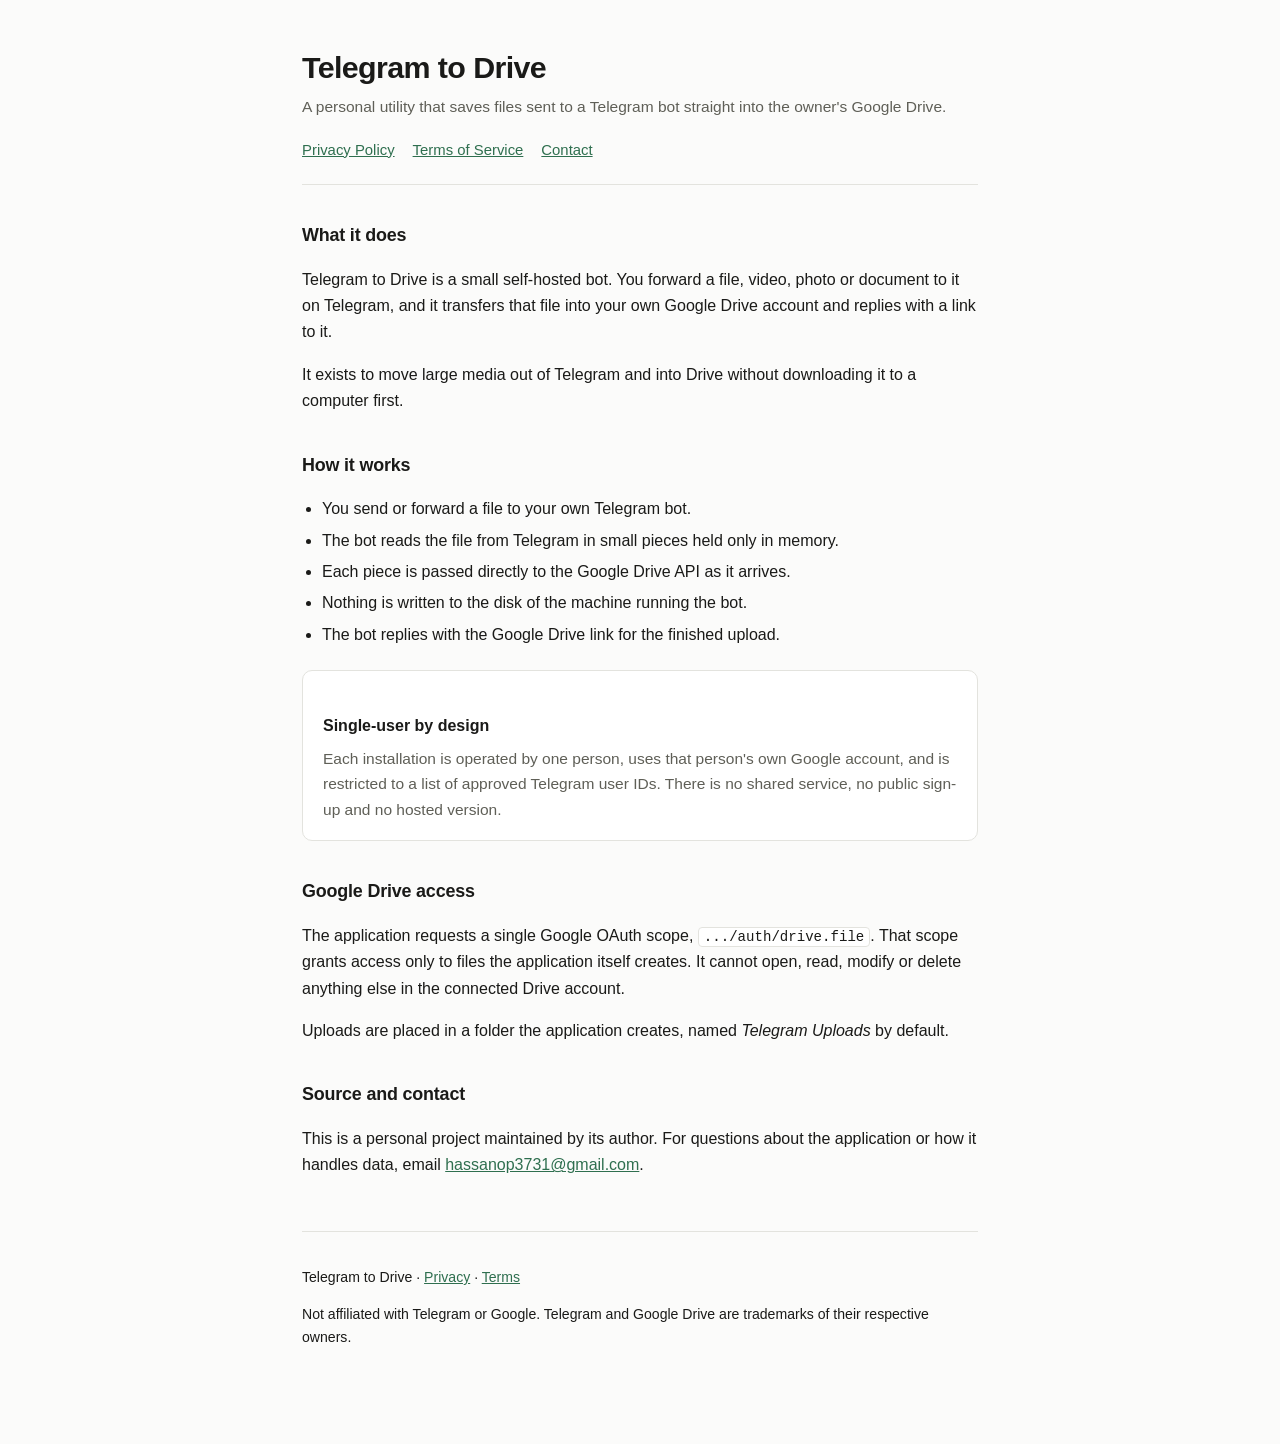
<file: index.html>
<!doctype html>
<html lang="en">
<head>
<meta charset="utf-8">
<meta name="viewport" content="width=device-width,initial-scale=1">
<title>Telegram to Drive</title>
<link rel="stylesheet" href="style.css">
</head>
<body>
<div class="wrap">
  <header>
    <h1>Telegram to Drive</h1>
    <p class="sub">A personal utility that saves files sent to a Telegram bot straight into the owner's Google Drive.</p>
    <nav>
      <a href="privacy.html">Privacy Policy</a>
      <a href="terms.html">Terms of Service</a>
      <a href="mailto:hassanop3731@gmail.com">Contact</a>
    </nav>
  </header>

  <h2>What it does</h2>
  <p>
    Telegram to Drive is a small self-hosted bot. You forward a file, video, photo or
    document to it on Telegram, and it transfers that file into your own Google Drive
    account and replies with a link to it.
  </p>
  <p>
    It exists to move large media out of Telegram and into Drive without downloading
    it to a computer first.
  </p>

  <h2>How it works</h2>
  <ul>
    <li>You send or forward a file to your own Telegram bot.</li>
    <li>The bot reads the file from Telegram in small pieces held only in memory.</li>
    <li>Each piece is passed directly to the Google Drive API as it arrives.</li>
    <li>Nothing is written to the disk of the machine running the bot.</li>
    <li>The bot replies with the Google Drive link for the finished upload.</li>
  </ul>

  <div class="card">
    <h3>Single-user by design</h3>
    <p class="sub" style="margin:0">
      Each installation is operated by one person, uses that person's own Google account,
      and is restricted to a list of approved Telegram user IDs. There is no shared
      service, no public sign-up and no hosted version.
    </p>
  </div>

  <h2>Google Drive access</h2>
  <p>
    The application requests a single Google OAuth scope,
    <code>.../auth/drive.file</code>. That scope grants access only to files the
    application itself creates. It cannot open, read, modify or delete anything else
    in the connected Drive account.
  </p>
  <p>
    Uploads are placed in a folder the application creates, named
    <em>Telegram Uploads</em> by default.
  </p>

  <h2>Source and contact</h2>
  <p>
    This is a personal project maintained by its author. For questions about the
    application or how it handles data, email
    <a href="mailto:hassanop3731@gmail.com">hassanop3731@gmail.com</a>.
  </p>

  <footer>
    <p>Telegram to Drive &middot; <a href="privacy.html">Privacy</a> &middot; <a href="terms.html">Terms</a></p>
    <p>Not affiliated with Telegram or Google. Telegram and Google Drive are trademarks of their respective owners.</p>
  </footer>
</div>
</body>
</html>
</file>
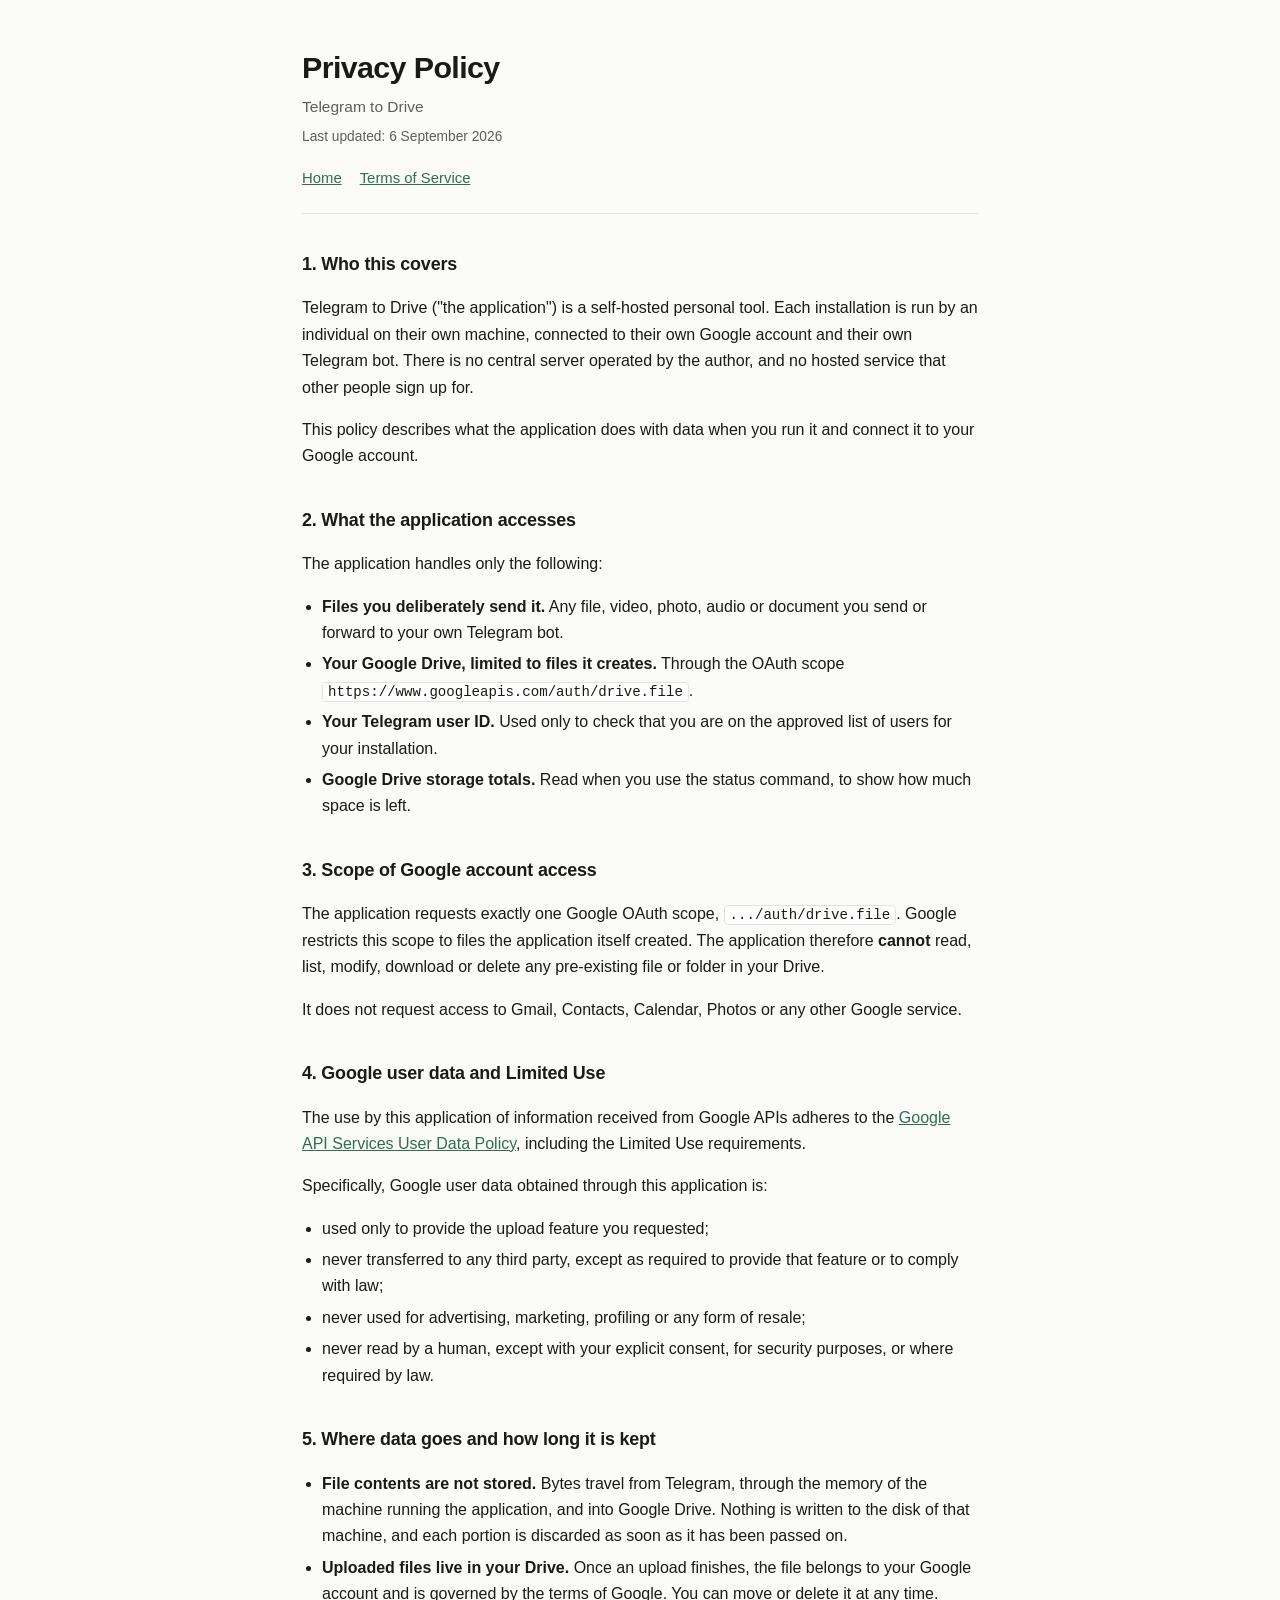
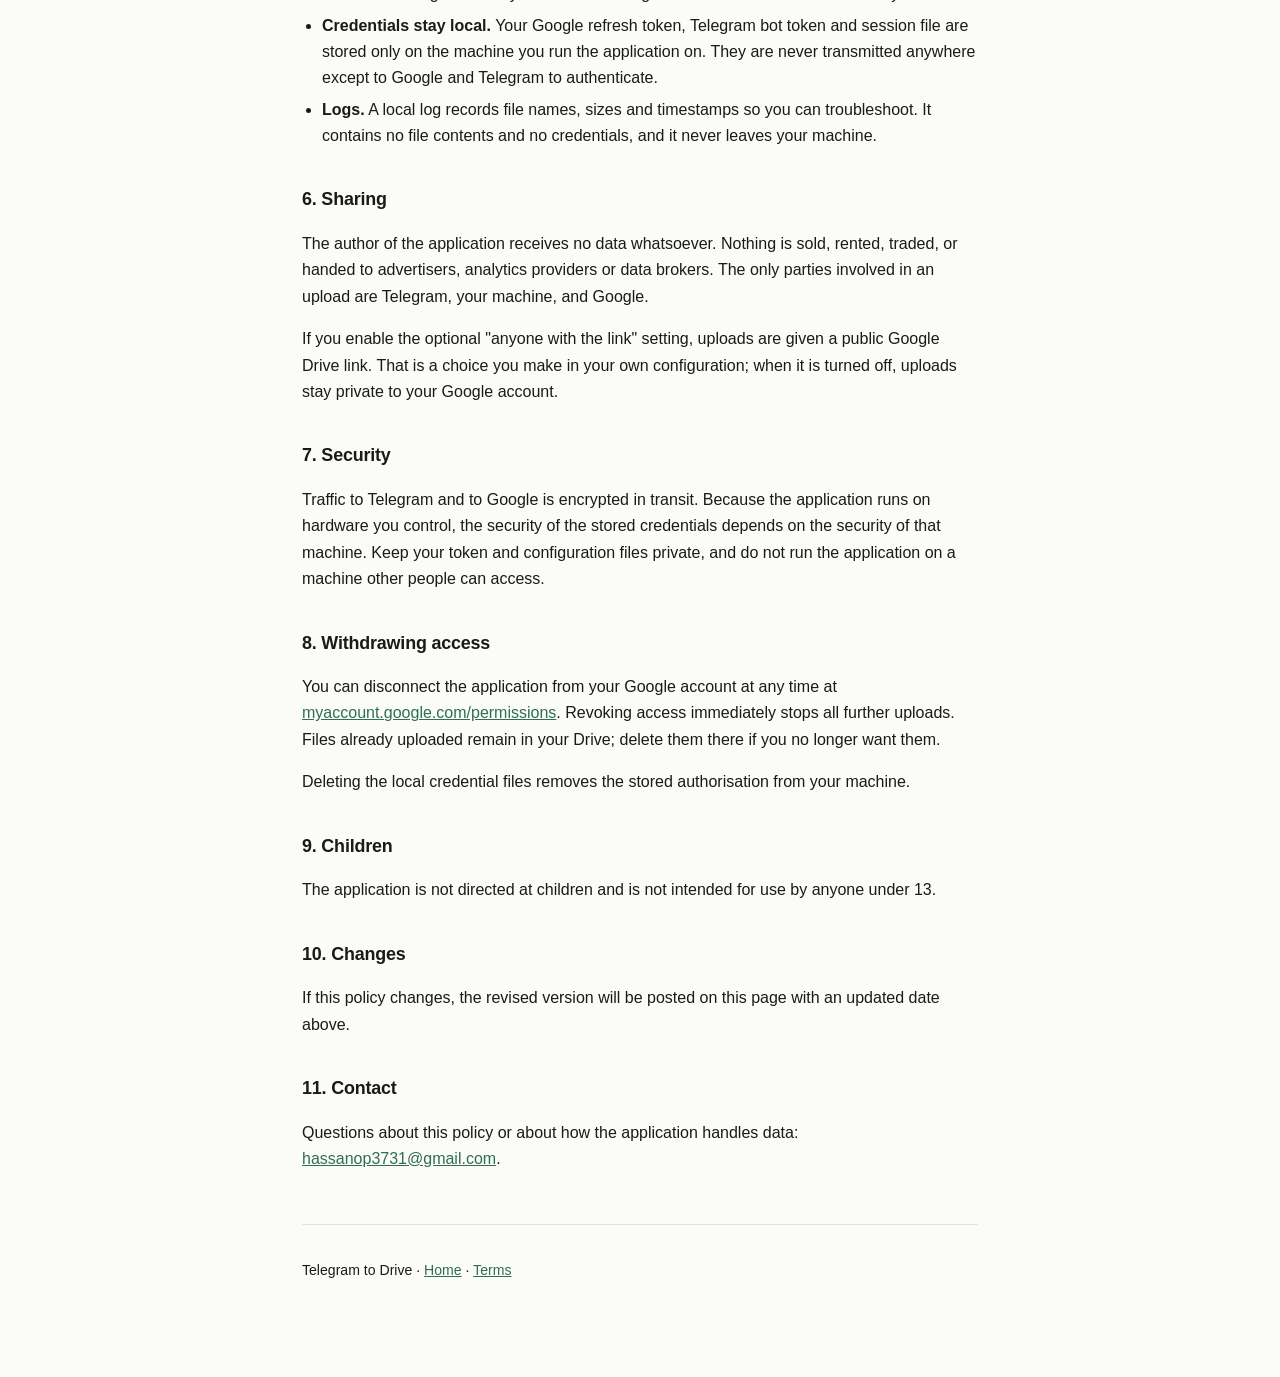
<file: privacy.html>
<!doctype html>
<html lang="en">
<head>
<meta charset="utf-8">
<meta name="viewport" content="width=device-width,initial-scale=1">
<title>Privacy Policy - Telegram to Drive</title>
<link rel="stylesheet" href="style.css">
</head>
<body>
<div class="wrap">
  <header>
    <h1>Privacy Policy</h1>
    <p class="sub">Telegram to Drive</p>
    <p class="meta">Last updated: 6 September 2026</p>
    <nav><a href="index.html">Home</a><a href="terms.html">Terms of Service</a></nav>
  </header>

  <h2>1. Who this covers</h2>
  <p>
    Telegram to Drive ("the application") is a self-hosted personal tool. Each
    installation is run by an individual on their own machine, connected to their own
    Google account and their own Telegram bot. There is no central server operated by
    the author, and no hosted service that other people sign up for.
  </p>
  <p>
    This policy describes what the application does with data when you run it and
    connect it to your Google account.
  </p>

  <h2>2. What the application accesses</h2>
  <p>The application handles only the following:</p>
  <ul>
    <li><strong>Files you deliberately send it.</strong> Any file, video, photo, audio or document you send or forward to your own Telegram bot.</li>
    <li><strong>Your Google Drive, limited to files it creates.</strong> Through the OAuth scope <code>https://www.googleapis.com/auth/drive.file</code>.</li>
    <li><strong>Your Telegram user ID.</strong> Used only to check that you are on the approved list of users for your installation.</li>
    <li><strong>Google Drive storage totals.</strong> Read when you use the status command, to show how much space is left.</li>
  </ul>

  <h2>3. Scope of Google account access</h2>
  <p>
    The application requests exactly one Google OAuth scope,
    <code>.../auth/drive.file</code>. Google restricts this scope to files the
    application itself created. The application therefore <strong>cannot</strong> read,
    list, modify, download or delete any pre-existing file or folder in your Drive.
  </p>
  <p>It does not request access to Gmail, Contacts, Calendar, Photos or any other Google service.</p>

  <h2>4. Google user data and Limited Use</h2>
  <p>
    The use by this application of information received from Google APIs adheres to the
    <a href="https://developers.google.com/terms/api-services-user-data-policy" rel="noopener">Google API Services User Data Policy</a>,
    including the Limited Use requirements.
  </p>
  <p>Specifically, Google user data obtained through this application is:</p>
  <ul>
    <li>used only to provide the upload feature you requested;</li>
    <li>never transferred to any third party, except as required to provide that feature or to comply with law;</li>
    <li>never used for advertising, marketing, profiling or any form of resale;</li>
    <li>never read by a human, except with your explicit consent, for security purposes, or where required by law.</li>
  </ul>

  <h2>5. Where data goes and how long it is kept</h2>
  <ul>
    <li><strong>File contents are not stored.</strong> Bytes travel from Telegram, through the memory of the machine running the application, and into Google Drive. Nothing is written to the disk of that machine, and each portion is discarded as soon as it has been passed on.</li>
    <li><strong>Uploaded files live in your Drive.</strong> Once an upload finishes, the file belongs to your Google account and is governed by the terms of Google. You can move or delete it at any time.</li>
    <li><strong>Credentials stay local.</strong> Your Google refresh token, Telegram bot token and session file are stored only on the machine you run the application on. They are never transmitted anywhere except to Google and Telegram to authenticate.</li>
    <li><strong>Logs.</strong> A local log records file names, sizes and timestamps so you can troubleshoot. It contains no file contents and no credentials, and it never leaves your machine.</li>
  </ul>

  <h2>6. Sharing</h2>
  <p>
    The author of the application receives no data whatsoever. Nothing is sold, rented,
    traded, or handed to advertisers, analytics providers or data brokers. The only
    parties involved in an upload are Telegram, your machine, and Google.
  </p>
  <p>
    If you enable the optional "anyone with the link" setting, uploads are given a
    public Google Drive link. That is a choice you make in your own configuration; when
    it is turned off, uploads stay private to your Google account.
  </p>

  <h2>7. Security</h2>
  <p>
    Traffic to Telegram and to Google is encrypted in transit. Because the application
    runs on hardware you control, the security of the stored credentials depends on the
    security of that machine. Keep your token and configuration files private, and do
    not run the application on a machine other people can access.
  </p>

  <h2>8. Withdrawing access</h2>
  <p>
    You can disconnect the application from your Google account at any time at
    <a href="https://myaccount.google.com/permissions" rel="noopener">myaccount.google.com/permissions</a>.
    Revoking access immediately stops all further uploads. Files already uploaded remain
    in your Drive; delete them there if you no longer want them.
  </p>
  <p>Deleting the local credential files removes the stored authorisation from your machine.</p>

  <h2>9. Children</h2>
  <p>The application is not directed at children and is not intended for use by anyone under 13.</p>

  <h2>10. Changes</h2>
  <p>
    If this policy changes, the revised version will be posted on this page with an
    updated date above.
  </p>

  <h2>11. Contact</h2>
  <p>
    Questions about this policy or about how the application handles data:
    <a href="mailto:hassanop3731@gmail.com">hassanop3731@gmail.com</a>.
  </p>

  <footer>
    <p>Telegram to Drive &middot; <a href="index.html">Home</a> &middot; <a href="terms.html">Terms</a></p>
  </footer>
</div>
</body>
</html>
</file>
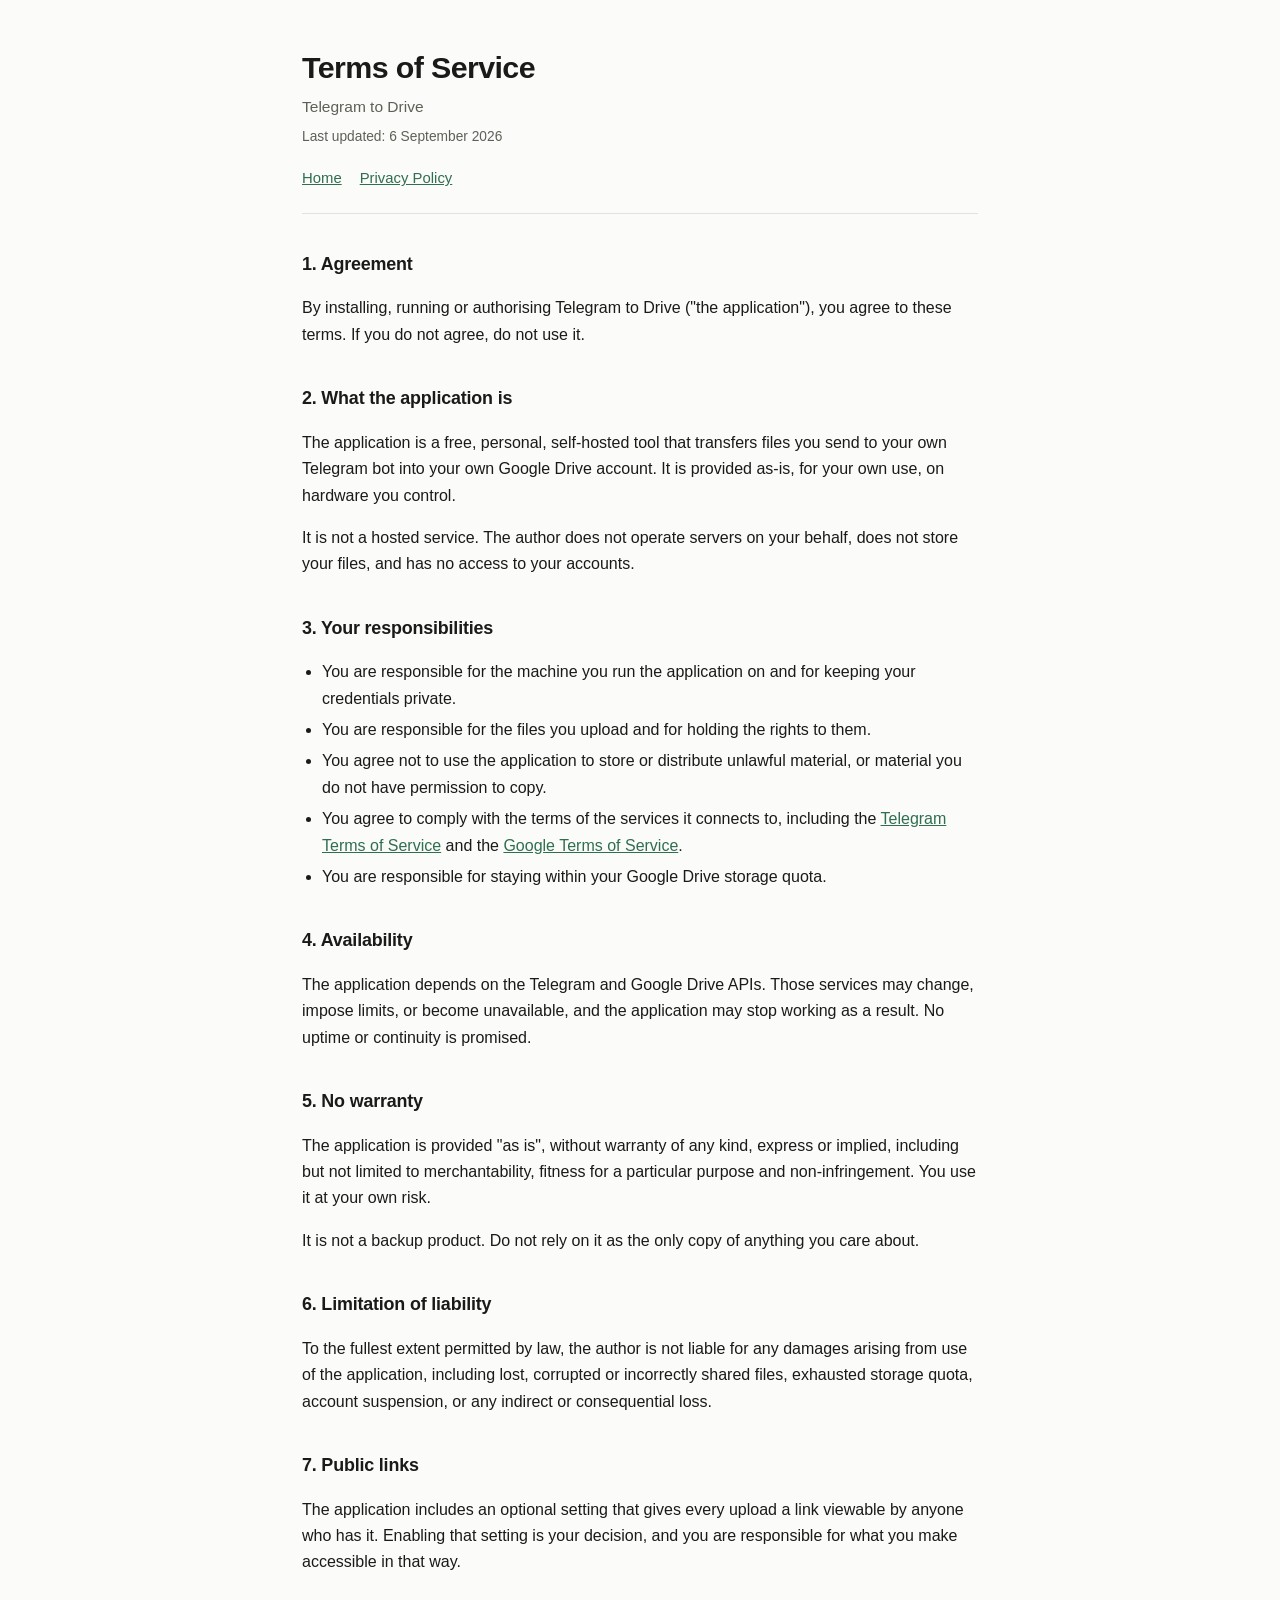
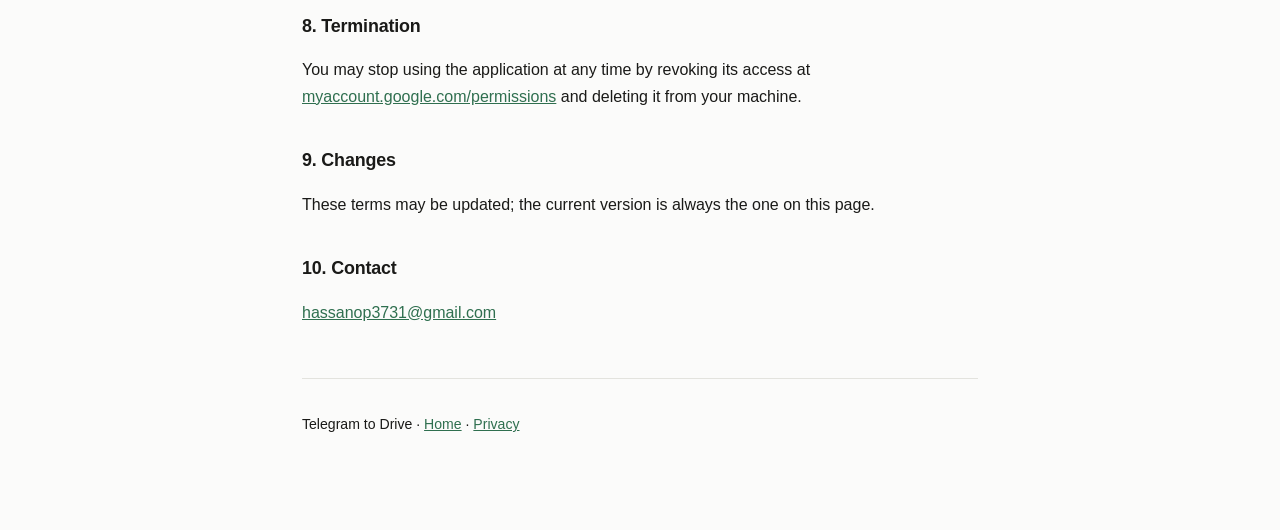
<file: terms.html>
<!doctype html>
<html lang="en">
<head>
<meta charset="utf-8">
<meta name="viewport" content="width=device-width,initial-scale=1">
<title>Terms of Service - Telegram to Drive</title>
<link rel="stylesheet" href="style.css">
</head>
<body>
<div class="wrap">
  <header>
    <h1>Terms of Service</h1>
    <p class="sub">Telegram to Drive</p>
    <p class="meta">Last updated: 6 September 2026</p>
    <nav><a href="index.html">Home</a><a href="privacy.html">Privacy Policy</a></nav>
  </header>

  <h2>1. Agreement</h2>
  <p>
    By installing, running or authorising Telegram to Drive ("the application"), you
    agree to these terms. If you do not agree, do not use it.
  </p>

  <h2>2. What the application is</h2>
  <p>
    The application is a free, personal, self-hosted tool that transfers files you send
    to your own Telegram bot into your own Google Drive account. It is provided as-is,
    for your own use, on hardware you control.
  </p>
  <p>
    It is not a hosted service. The author does not operate servers on your behalf, does
    not store your files, and has no access to your accounts.
  </p>

  <h2>3. Your responsibilities</h2>
  <ul>
    <li>You are responsible for the machine you run the application on and for keeping your credentials private.</li>
    <li>You are responsible for the files you upload and for holding the rights to them.</li>
    <li>You agree not to use the application to store or distribute unlawful material, or material you do not have permission to copy.</li>
    <li>You agree to comply with the terms of the services it connects to, including the <a href="https://telegram.org/tos" rel="noopener">Telegram Terms of Service</a> and the <a href="https://policies.google.com/terms" rel="noopener">Google Terms of Service</a>.</li>
    <li>You are responsible for staying within your Google Drive storage quota.</li>
  </ul>

  <h2>4. Availability</h2>
  <p>
    The application depends on the Telegram and Google Drive APIs. Those services may
    change, impose limits, or become unavailable, and the application may stop working
    as a result. No uptime or continuity is promised.
  </p>

  <h2>5. No warranty</h2>
  <p>
    The application is provided "as is", without warranty of any kind, express or
    implied, including but not limited to merchantability, fitness for a particular
    purpose and non-infringement. You use it at your own risk.
  </p>
  <p>
    It is not a backup product. Do not rely on it as the only copy of anything you
    care about.
  </p>

  <h2>6. Limitation of liability</h2>
  <p>
    To the fullest extent permitted by law, the author is not liable for any damages
    arising from use of the application, including lost, corrupted or incorrectly shared
    files, exhausted storage quota, account suspension, or any indirect or consequential
    loss.
  </p>

  <h2>7. Public links</h2>
  <p>
    The application includes an optional setting that gives every upload a link viewable
    by anyone who has it. Enabling that setting is your decision, and you are responsible
    for what you make accessible in that way.
  </p>

  <h2>8. Termination</h2>
  <p>
    You may stop using the application at any time by revoking its access at
    <a href="https://myaccount.google.com/permissions" rel="noopener">myaccount.google.com/permissions</a>
    and deleting it from your machine.
  </p>

  <h2>9. Changes</h2>
  <p>These terms may be updated; the current version is always the one on this page.</p>

  <h2>10. Contact</h2>
  <p><a href="mailto:hassanop3731@gmail.com">hassanop3731@gmail.com</a></p>

  <footer>
    <p>Telegram to Drive &middot; <a href="index.html">Home</a> &middot; <a href="privacy.html">Privacy</a></p>
  </footer>
</div>
</body>
</html>
</file>
<file: style.css>
:root{--bg:#fbfbfa;--fg:#1a1a18;--muted:#5f5f57;--line:#e3e3de;--accent:#2f6f4f;--card:#fff}
@media (prefers-color-scheme:dark){:root:not([data-theme=light]){--bg:#14140f;--fg:#eeeee8;--muted:#a3a399;--line:#2e2e28;--accent:#7fc7a0;--card:#1c1c17}}
*{box-sizing:border-box}
body{margin:0;background:var(--bg);color:var(--fg);font:16px/1.65 -apple-system,BlinkMacSystemFont,"Segoe UI",Roboto,Helvetica,Arial,sans-serif;-webkit-text-size-adjust:100%}
.wrap{max-width:720px;margin:0 auto;padding:48px 22px 80px}
header{border-bottom:1px solid var(--line);padding-bottom:22px;margin-bottom:34px}
h1{font-size:1.9rem;line-height:1.25;margin:0 0 8px;letter-spacing:-.02em}
h2{font-size:1.12rem;margin:36px 0 10px;letter-spacing:-.01em}
h3{font-size:1rem;margin:24px 0 6px}
p,li{color:var(--fg)}
.sub{color:var(--muted);margin:0;font-size:.97rem}
.meta{color:var(--muted);font-size:.86rem;margin-top:6px}
a{color:var(--accent)}
nav{margin-top:18px;display:flex;gap:18px;flex-wrap:wrap;font-size:.93rem}
ul{padding-left:20px}li{margin:5px 0}
.card{background:var(--card);border:1px solid var(--line);border-radius:10px;padding:18px 20px;margin:22px 0}
code{background:var(--card);border:1px solid var(--line);border-radius:4px;padding:1px 5px;font-size:.88em}
footer{margin-top:52px;padding-top:20px;border-top:1px solid var(--line);color:var(--muted);font-size:.88rem}
</file>
